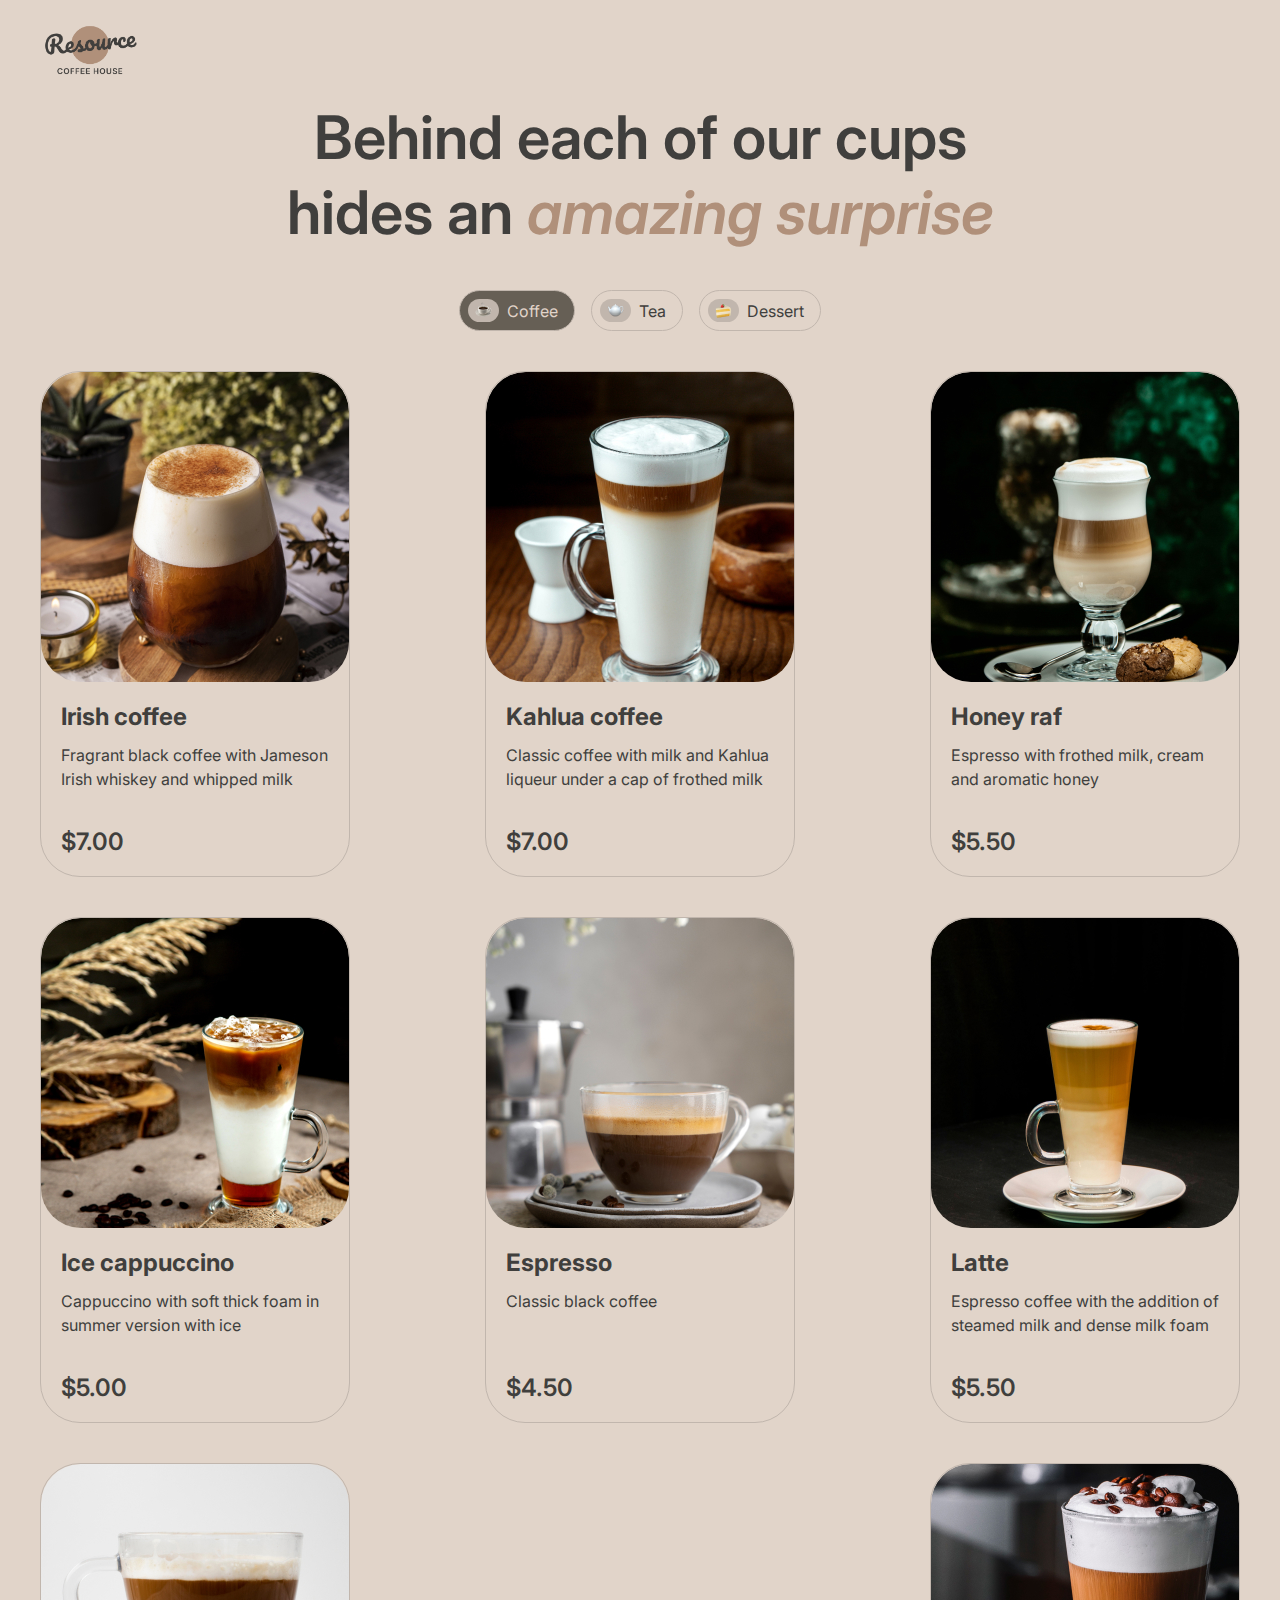
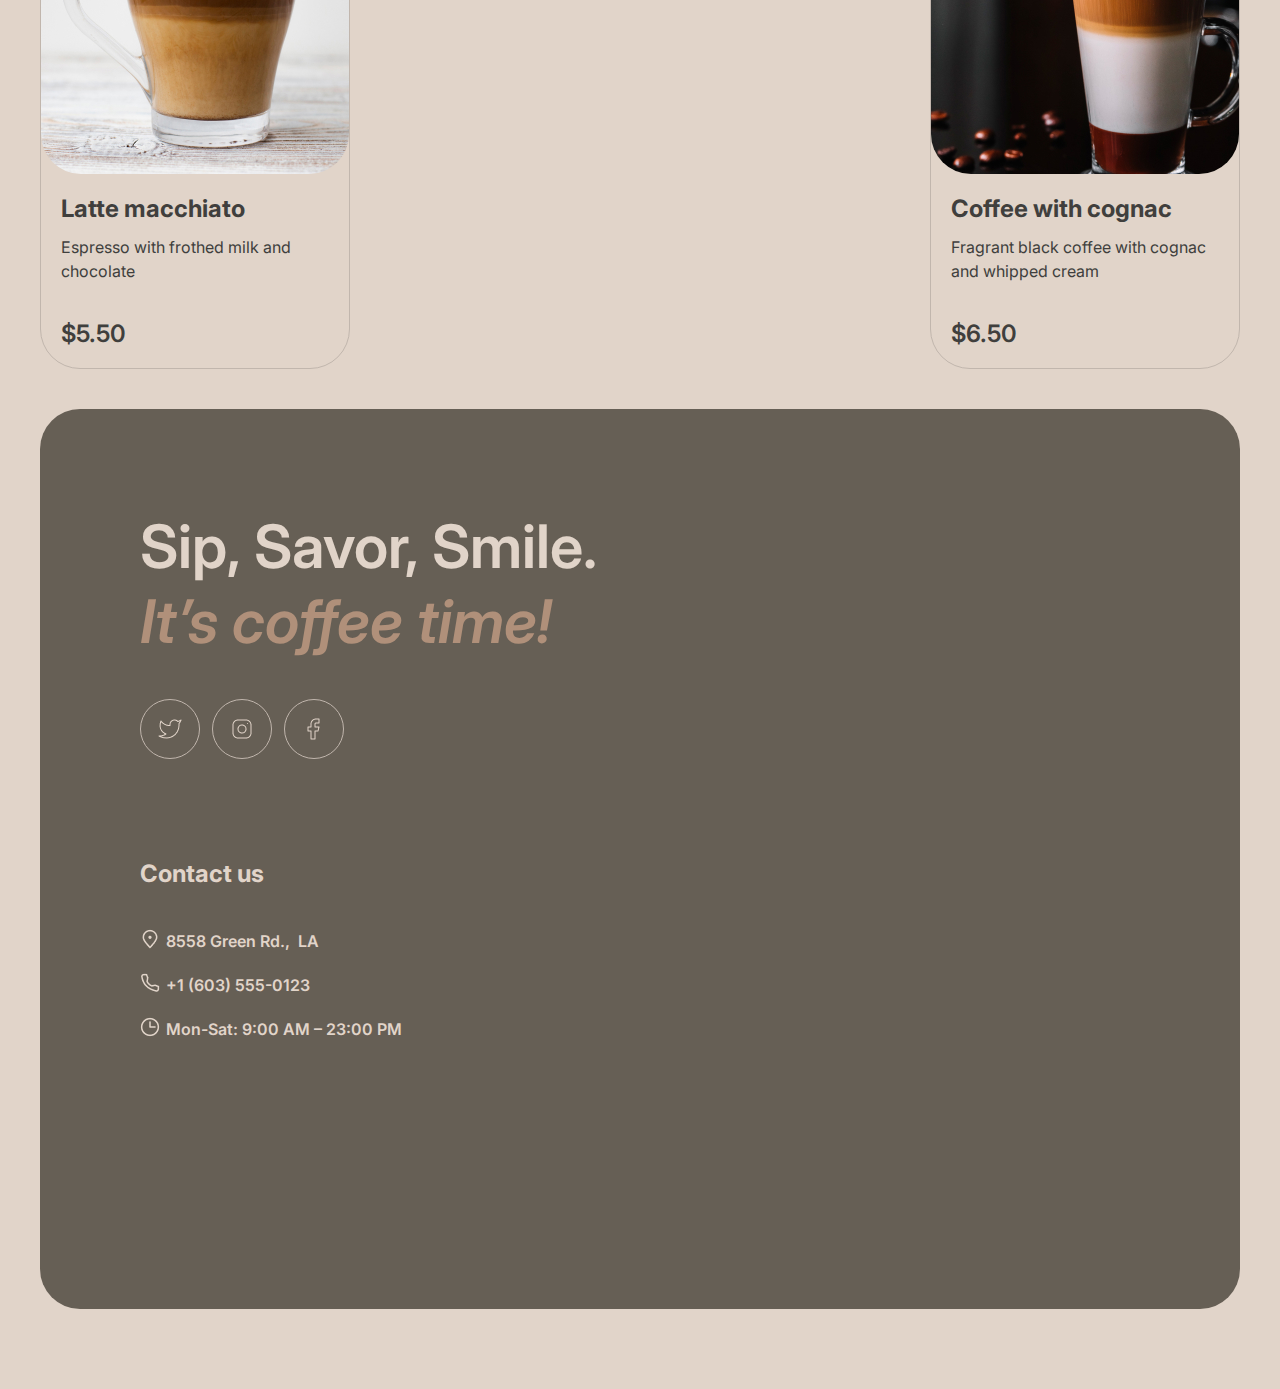
<file: menu.html>
<!DOCTYPE html>
<html lang="en">
  <head>
    <meta charset="UTF-8" />
    <meta name="viewport" content="width=device-width, initial-scale=1.0" />
    <title>Menu</title>
    <link rel="stylesheet" href="./styles.css" />
    <link rel="preconnect" href="https://fonts.googleapis.com" />
    <link rel="preconnect" href="https://fonts.gstatic.com" crossorigin />
    <link rel="icon" type="image/x-icon" href="/asset/favicon_io/favicon.ico" />
    <link
      href="https://fonts.googleapis.com/css2?family=Inter:wght@400;600&display=swap"
      rel="stylesheet"
    />
    <link rel="stylesheet" href="./styles.css" />
  </head>
  <body>
    <div class="container">
      <header class="header hide-nav" id="coffee">
        <div class="nav-menu">
          <div class="logo-container">
            <a href="./index.html#home" class="logo-img"
              ><img src="./assets/logo.png" alt="company logo"
            /></a>
          </div>
          <div class="text-content">
            <nav class="nav-bar">
              <ul>
                <li>
                  <a href="index.html#favorites-coffee">Favorite coffee</a>
                </li>
                <li><a href="index.html#about">About</a></li>
                <li><a href="index.html#mobile-app">Mobile app</a></li>
                <li><a href="#contact">Contact us</a></li>
              </ul>
            </nav>
            <span class="menu-click">
              <a href="./menu.html"
                >Menu
                <img src="./assets/coffee-cup.svg" alt="coffee cup icon" />
              </a>
            </span>
          </div>
        </div>
      </header>
      <main>
        <section class="coffee-menu">
          <div class="second-header">
            <h2>
              Behind each of our cups hides an <span>amazing surprise</span>
            </h2>
            <div class="tabs">
              <ul>
                <li class="tab-item active" id="coffee-menu">
                  <div>
                    <a href="#" onclick="showCoffeeMenu()"
                      ><img
                        src="./assets/coffee-icon.png"
                        alt="coffee icon"
                      /><span>coffee</span></a
                    >
                  </div>
                </li>
                <li class="tab-item" id="tea-menu">
                  <div>
                    <a href="#" onclick="showTeaMenu()"
                      ><img src="./assets/tea-icon.png" alt="tea icon" />tea</a
                    >
                  </div>
                </li>
                <li class="tab-item" id="dessert-menu">
                  <div>
                    <a href="#" onclick="showDessertMenu()"
                      ><img
                        src="./assets/dessert-icon.png"
                        alt="dessert icon"
                      />dessert</a
                    >
                  </div>
                </li>
              </ul>
            </div>
          </div>

          <div class="offer" id="coffee-offer"></div>
          <div class="offer" id="tea-offer"></div>
          <div class="offer" id="dessert-offer"></div>
          <button id="load-more-btn" class="load-btn">Load More</button>
          <div class="modal" id="myModal">
            <div class="modal-content">
              <div class="modal-cont">
                <div class="modal-img" id="modal-img"></div>
              </div>
              <div class="modal-container">
                <article class="item-description">
                  <h3></h3>
                  <p></p>
                </article>

                <article class="item-sizes" id="item-sizes">
                  <h4 class="size-heading">size</h4>
                  <div class="selected-size">
                    <a href="#" onclick="selectSize('S')"
                      ><span>S</span><span class="item-size">Small</span></a
                    >
                  </div>
                  <div class="selected-size">
                    <a href="#" onclick="selectSize('M')"
                      ><span>M</span><span class="item-size">Medium</span></a
                    >
                  </div>
                  <div class="selected-size">
                    <a href="#" onclick="selectSize('L')"
                      ><span>L</span><span class="item-size">Large</span></a
                    >
                  </div>
                </article>
                <article class="item-additives">
                  <h4>Additives</h4>

                  <div class="selected-additives">
                    <!-- <a href="#"
                    ><span class="numb">1</span><span class="additives"></span
                  ></a> -->
                    <a href="#" id="additive"
                      ><span class="numb">1</span><span class="additives"></span
                    ></a>
                    <a href="#" id="additive"
                      ><span class="numb">2</span><span class="additives"></span
                    ></a>
                    <a href="#" id="additive"
                      ><span class="numb">3</span><span class="additives"></span
                    ></a>
                  </div>
                </article>
                <article class="total"></article>

                <div class="cost"></div>

                <!-- <div class="modal-description">
                  <p>
                    The cost is not final. Download our mobile app to see the
                    final price and place your order. Earn loyalty points and
                    enjoy your favorite coffee with up to 20% discount.
                  </p>
                </div> -->
                <p class="modal-info">
                  <span
                    ><img src="./assets/info-empty.png" alt="info-empty"
                  /></span>
                  The cost is not final. Download our mobile app to see the
                  final price and place your order. Earn loyalty points and
                  enjoy your favorite coffee with up to 20% discount.
                </p>
                <button class="close" onclick="closeModal()">
                  &times;Close
                </button>
              </div>
            </div>
          </div>
        </section>
      </main>
      <footer id="contact">
        <article>
          <h2>Sip, Savor, Smile. <span>It’s coffee time!</span></h2>
          <div class="social-icons">
            <button type="button">
              <img src="./assets/twitter-icon.png" alt="twitter logo" />
              <img
                class="icon-hover"
                src="./assets/twitter-hover.png"
                alt="twitter logo"
              />
            </button>
            <button type="button">
              <img src="./assets/instagram-icon.png" alt="instagram logo" />
              <img
                class="icon-hover"
                src="./assets/instagram-hover.png"
                alt="instagram logo"
              />
            </button>
            <button type="button">
              <img src="./assets/facebook-icon.png" alt="facebook logo" />
              <img
                class="icon-hover"
                src="./assets/facebook-hover.png"
                alt="facebook logo"
              />
            </button>
          </div>
        </article>
        <div class="contact-info">
          <h3>Contact us</h3>
          <ul>
            <li>
              <a
                href="https://www.google.com/maps/place/Tbilisi/@41.7276044,44.641954,11z/data=!3m1!4b1!4m6!3m5!1s0x40440cd7e64f626b:0x61d084ede2576ea3!8m2!3d41.6938026!4d44.8015168!16zL20vMGJtNGo?entry=ttu"
                target="_blank"
              >
                <img src="./assets/pin-alt.png" alt="pin icon" /><span
                  class="last-word"
                  >8558 Green Rd., <span>LA</span></span
                >
              </a>
            </li>
            <li>
              <a href="tel:123-456-7890" target="_blank">
                <img src="./assets/phone-icon.png" alt="phone icon" /><span
                  >+1 (603) 555-0123</span
                >
              </a>
            </li>
            <li>
              <img src="./assets/clock-icon.png" alt="clock icon" /><span
                >Mon-Sat: 9:00 AM – 23:00 PM</span
              >
            </li>
          </ul>
        </div>
      </footer>
    </div>
    <script src="./menu.js"></script>
    <script src="./modal.js"></script>
  </body>
</html>
</file>
<file: styles.css>
html,
body {
  scroll-behavior: smooth !important;
}
* {
  box-sizing: border-box;
  margin: 0;
  padding: 0;
}

body {
  max-width: 1440px;
  min-height: 100vh;
  background-color: #e1d4c9;
  font-family: "Inter", sans-serif;
  margin: 0 auto;
}

.container {
  max-width: 1440px;
  width: 100vw;
  padding: 20px 0 40px 0;
  margin: 0 auto;
}
a {
  cursor: pointer;
  text-decoration: none;
}
.header,
section,
footer {
  max-width: 1360px;
  margin-left: 40px;
  margin-right: 40px;
}
.header img,
.header video {
  width: 100%;
  border-radius: 40px;
}

.logo-img {
  width: 100px;
  height: auto;
}

.burger-icon {
  display: none;
  width: 44px;
  height: 44px;
  border-radius: 100px;
  border: 1.5px solid #665f55;
  cursor: pointer;
  text-align: center;
  margin-left: auto;
  vertical-align: auto;
  padding-top: 8px;
}
.burger-icon span {
  display: block;
  width: 16px;
  width: 20px;
  height: 2px;
  background-color: #333;
  margin: 8px auto;
  transition: 0.4s;
}
.show-menu .burger-icon span:first-child {
  transform: rotate(45deg);
  transition: 0.4s;
}
.show-menu .burger-icon span:last-child {
  transform: rotate(-45deg);
  position: relative;
  top: -2px;
  transition: 0.4s;
  transition: transform 0.3s ease-in-out, top 0.3s ease-in-out;
}
.show-menu .burger-icon {
  padding-top: 18px;
}
.show-menu .burger-icon span {
  display: block;
  transform: rotate(45deg);
  width: 16px;
  height: 2px;
  margin: 8px auto;
  margin: auto;
}

.nav-menu,
.nav-menu ul {
  display: flex;
}
.nav-menu {
  margin-bottom: 20px;
  align-items: center;
}
.header-menu {
  width: 44px;
  border: 1px solid #665f55;
  padding: 8px;
  display: none;
}
.dropdown-menu {
  width: 16px;
  height: 8px;
  display: none;
}

.dropdown-border {
  width: 44px;
  height: 44px;
  border-radius: 100px;
  border: 1px solid #665f55;
  display: none;
}
.text-content {
  width: 100%;
  display: flex;
  justify-content: space-between;
}
.nav-bar {
  display: flex;
  width: 100%;
  justify-content: center;
  overflow: hidden;
}
.image-text {
  display: flex;
  align-items: center;
  border-radius: 40px;
  position: relative;
  overflow: hidden;
}

.image-text video {
  width: max-content;
  margin: 0 auto;
  min-width: 100%;
  height: 100%;
  overflow-y: hidden;
  background-color: #665f55;
}

.image-text img:hover,
.image-text video:hover {
  transform: scale(1.1);
}
.image-text article {
  position: absolute;
  width: 530px;
  display: flex;
  flex-direction: column;
  gap: 40px;
  top: 100px;
  left: 100px;
}
h1 {
  font-size: 72px;
  font-weight: 600;
  color: #e1d4c9;
  line-height: 75.6px;
}
h1 span,
h2 span {
  color: #b0907a;
  font-style: italic;
}
em {
  color: #b0907a;
  font-style: italic;
}
h1 ~ p {
  color: #e1d4c9;
  line-height: 24px;
}
.nav-menu ul {
  list-style: none;
  gap: 40px;
  display: flex;
  align-items: center;
  flex: 1;
  font-weight: 600;
  font-size: 16px;
  justify-content: center;
  line-height: 24px;
}
.nav-menu ul li:last-of-type {
  justify-items: flex-end;
}

.menu-click {
  display: flex;
  flex-direction: row;
  align-items: center;
}

.menu-click a {
  display: flex;
  flex-direction: row;
  gap: 4px;
  font-weight: 600;
}
.menu-click img {
  display: inline-block;
  width: 20px;
  height: 20px;
  align-self: baseline;
  vertical-align: top;
  border-radius: 0;
  font-weight: 600;
}
.nav-menu a {
  color: #403f3d;
}
.logo-img {
  justify-items: flex-start;
  display: inline-block;
  height: 60px;
  margin-right: 0;
}

.menu-btn {
  padding: 20px 78px 20px 78px;
  border-radius: 100px;
  border: 2px solid #e1d4c9;
  background-color: #e1d4c9;
  position: relative;
  width: 200px;
}

.menu-btn a {
  color: #403f3d;
  font-weight: 600;
  font-size: 16px;
}

.menu-btn a:hover::after {
  content: url("./assets/coffee-cup.png");
  margin-left: 100%;
  width: 55px;
  position: absolute;
  top: 50%;
  left: 5px;
  transform: translateY(-50%);
  transition: opacity 0.3s ease;
}
.menu-btn span:hover {
  text-align: center;
}

.menu-btn a:hover {
  position: relative;
  right: 15px;
}

.nav-menu li a::after {
  content: "";
  height: 6px;
  background: #403f3d;
  display: block;
  position: relative;
  bottom: -4px;
  left: 50%;
  transform: translateX(-50%);
  width: 0;
  transition: width 0.3s ease;
}

.nav-menu li a:hover::after {
  width: 100%;
}

.coffee-slider,
.coffee-slider article {
  display: flex;
  flex-direction: column;
  align-items: center;
}
.coffee-slider {
  height: 800px;
  position: relative;
  margin-top: 100px;
}
.coffee-slider article {
  transition: transform 0.5s ease-in-out;
}
.coffee-slider .arrow {
  display: flex;
  position: absolute;
  top: 405px;
  right: 5px;
  border: 1px solid #665f55;
  background-color: transparent;
  display: block;
  width: 60px;
  height: 60px;
  display: flex;
  align-items: center;
  justify-content: center;
  border-radius: 30px;
  cursor: pointer;
  text-align: center;
}
.coffee-slider .arrow .block {
  position: absolute;
  display: inline-block;
}
.coffee-slider .hover:hover {
  position: absolute;
}

.coffee-slider .arrow:hover {
  background-color: #403f3d;
  transition: 0.3s;
}

.coffee-slider .arrow .block:hover {
  visibility: hidden;
}

.coffee-slider .left {
  left: 5px;
}
.coffee-slider .left {
  transform: rotate(180deg);
}

.coffee-slider > article > img:first-of-type {
  margin-bottom: 20px;
}

.slider-line {
  transition: background-color 0.5s ease-in-out;
}

h2 {
  font-size: 60px;
  font-weight: 600;
  line-height: 75px;
  text-align: center;
  margin-bottom: 40px;
  color: #403f3d;
}

.coffee-slider > article > img {
  width: 480px;
  height: 480px;
}

h3 {
  font-size: 24px;
}
.coffee-slider article h3,
.coffee-slider article p:first-of-type {
  margin-bottom: 16px;
}
.coffee-slider p:first-of-type {
  width: 480px;
  line-height: 24px;
  text-align: center;
}

.coffee-slider p:last-of-type {
  font-size: 24px;
  font-weight: 600;
}

.slider-lines span {
  width: 40px;
  height: 4px;
  border-radius: 100px;
  background-color: #c1b6ad;
  margin-top: 40px;
}
.slider-lines {
  display: flex;
  gap: 12px;
}

.about-section h2 {
  text-align: left;
}

.about-section img {
  border-radius: 20px;
  width: 100%;
  height: 100%;
  object-fit: cover;
}

.about-section .collage {
  max-width: 1360px;
  display: grid;
  grid-template-columns: 1fr 1fr;
  grid-template-rows: 1fr 190px 1fr;
  column-gap: 40px;
}

.about-section .grid-item {
  width: 100%;
  border-radius: 20px;
}

.collage .one {
  grid-row: 1 / span 2;
  grid-column: 1 / span 1;
  height: 590px;
  margin-bottom: 40px;
}
.collage .two {
  grid-column: 2 / span 1;
  height: 430px;
  grid-row: 1 / span 1;
}

.collage .three {
  grid-row: auto;
  grid-column: 1 / span 1;
  height: 430px;
  margin-top: auto;
}
.collage .four {
  grid-row: 2 / span 2;
  grid-column: 2 / span 1;
  height: 590px;
  margin-top: auto;
}

.grid-item {
  overflow: hidden;
  position: relative;
}

.grid-item img {
  width: 100%;
  transition: transform 0.3s ease-in-out;
}

.grid-item:hover img {
  transform: scale(1.1);
}

section {
  margin-bottom: 100px;
}
.mobile-app {
  font-weight: 400;
  line-height: 24px;
  display: flex;
  gap: 100px;
  align-items: center;
}

.mobile-app div:first-child {
  display: flex;
  flex-direction: column;
  gap: 40px;
}

.mobile-app button {
  width: 200px;
  height: 64px;
  border-radius: 100px;
  border: 1px solid #665f55;
  padding: 12px 20px 12px 20px;
  display: inline-block;
  display: flex;
  cursor: pointer;
}

.mobile-app button .big-text {
  color: #403f3d;
  font-weight: 600;
  line-height: 24px;
  text-align: center;
  font-size: 16px;
}

.app-text {
  text-align: left;
}

.second-icon {
  width: 92px;
}

.mobile-app button .small-text {
  font-weight: 600;
  font-size: 10px;
  line-height: 14px;
  color: #403f3d;
  margin-right: auto;
}
.mobile-app h2 {
  text-align: left;
  margin-bottom: 0;
}
.mobile-app article img {
  width: 36px;
  height: 36px;
  margin-right: 6px;
}

.button-container {
  display: flex;
  gap: 20px;
}
.button-container button {
  display: flex;
  width: 200px;
  padding: 12px 20px;
  align-items: center;
  gap: 8px;
  background-color: transparent;
}

.app-button {
  display: flex;
  flex-direction: column;
  align-items: flex-start;
  gap: 2px;
}

.mobile-app button:hover span {
  color: #e1d4c9;
  transition: 0.3s;
}
.mobile-app button:hover {
  background-color: #403f3d;
  transition: 0.3s;
}

.icon-hover {
  position: absolute;
  display: none;
}

button:hover .icon-hover {
  display: inline-block;
}

footer {
  height: 450px;
  background-color: #665f55;
  border-radius: 40px;
  display: flex;
  align-items: center;
  gap: 100px;
  padding: 100px;
  margin-bottom: 40px;
}

footer h2 {
  color: #e1d4c9;
  text-align: left;
}
footer h2 span {
  display: block;
}

footer .social-icons {
  display: flex;
  gap: 12px;
}

footer .social-icons button {
  border: 1px solid #c1b6ad;
  background-color: transparent;
  border-radius: 30px;
  width: 60px;
  height: 60px;
  display: flex;
  align-items: center;
  justify-content: center;
}

footer .social-icons button:hover {
  background-color: #e1d4c9;
  transition: 0.3s;
}
.contact-info {
  color: #e1d4c9;
  font-weight: 600;
}
footer h3 {
  font-size: 24px;
  line-height: 30px;
  margin-bottom: 40px;
}

footer ul {
  display: flex;
  flex-direction: column;
  gap: 20px;
  width: 50%;
}
footer li {
  font-size: 16px;
  line-height: 24px;
  list-style: none;
  display: flex;
  align-items: flex-start;
  gap: 6px;
}

footer li a {
  display: flex;
  align-items: flex-start;
  gap: 6px;
  color: #e1d4c9;
  font-weight: 600;
}

footer li .last-word span {
  margin-left: 4px;
}

footer .contact-info,
footer article {
  width: 50%;
}

footer h2 span {
  margin-right: 3px;
}

/* MENU PAGE */

.second-header {
  display: flex;
  flex-direction: column;
  align-items: center;
  align-self: stretch;
  margin-bottom: 40px;
}

.second-header h2 {
  width: 800px;
}
.tabs ul {
  display: flex;
  gap: 16px;
}
.tab-item {
  display: flex;
  padding: 8px 16px 8px 8px;
  align-items: center;
  border-radius: 100px;
  color: #665f55;
  background-color: transparent;
  border: 1px solid #c1b6ad;
  text-transform: capitalize;
  width: fit-content;
}
.item-additives div,
.item-sizes {
  display: flex;
  display: flex;
  padding: 8px 16px 8px 8px;
  justify-content: center;
  align-items: center;
  gap: 8px;
  /* background-color: red; */
  border-radius: 100px;

  /* border: 1px solid var(--Border-Light, #c1b6ad); */
}
.item-additives div div {
  border: 1px solid var(--Border-Light, #c1b6ad);
}
.item-sizes div {
  display: flex;
  padding: 8px 16px 8px 8px;
  justify-content: center;
  align-items: center;
  gap: 8px;
  border-radius: 100px;
  border: 1px solid var(--Border-Light, #c1b6ad);
}
.item-sizes div a {
  color: #403f3d;
}

.item-sizes div:hover,
.item-additives div div:hover {
  background-color: #665f55;
}

.item-sizes div:hover a,
.item-additives div div:hover {
  color: #e1d4c9;
}
.item-sizes div a span:first-child {
  display: inline-block;
  width: 25px;
  height: 25px;
  text-align: center;
  border-radius: 100px;
  background-color: #c1b6ad;
  margin-right: 8px;
  color: #403f3d;
}
.item-additives div div::before {
  content: "1";
  height: 20px;
  width: 20px;
  border-radius: 50%;
  border: 2px solid currentColor;
  box-shadow: inset -2px -2px 0 rgba(255, 255, 255 0.3),
    inset 2px 2px 0 rgba(0, 0, 0, 0.3);
  text-align: center;
  background-color: #c1b6ad;
}

.item-additives div div:hover::before {
  color: #403f3d;
}
.item-additives div div:nth-child(2)::before {
  content: "2";
}
.item-additives div div:nth-child(3)::before {
  content: "3";
}

.modal-content article {
  display: flex;
  flex: 1 0 0;
  position: relative;
  left: 0;
}
.modal-container,
.modal-container article:first-child {
  display: flex;
  flex-direction: column;
}
.modal-container {
  position: absolute;
  left: 35%;
  display: flex;
  padding-left: 20px;
  flex-direction: column;
  align-items: flex-start;
  gap: 20px;
  flex: 1 0 0;
  padding: 10px;
}

.modal-cont {
  height: 500px;
  border-radius: 40px;
}

.modal-img {
  width: 310px;
  height: 310px;
  overflow: hidden;
  border-radius: 40px;
  background-repeat: no-repeat;
}
.modal-img img {
  border-radius: 40px;
}
.total {
  position: relative;
}
.total,
.cost {
  display: inline-flex;
  font-size: 24px;
}
.cost {
  position: relative;
  bottom: 50px;
  left: -20px;
  margin-left: auto;
}
.modal-info {
  line-height: 14px;
}
.modal-info span {
  position: relative;
  top: 3px;
}
.item-additives {
  display: flex;
  flex-direction: column;
}
.selected-additives {
  position: relative;
  padding-left: 18px;
}
.tab-item a {
  display: flex;
  justify-content: center;
  align-items: center;
  gap: 8px;
  color: #403f3d;
}

.tab-item button {
  background-color: transparent;
  border: none;
  font-size: 16px;
  font-weight: 600;
  color: #403f3d;
  text-transform: capitalize;
}
.tab-item img {
  padding: 3px 7px;
  background-color: #c1b6ad;
  border-radius: 100px;
}

.active,
.tab-item:hover {
  background-color: #665f55;
  transition: 0.3s;
}
.tab-item:hover a,
.active a {
  color: #e1d4c9;
  transition: 0.3s;
}

.tab-item:hover img,
.active img {
  background-color: #e1d4c9;
  transition: 0.3s;
}

.offer {
  display: grid;
  grid-template-columns: repeat(4, 1fr);
  grid-gap: 40px;
}
.offer {
  display: flex;
  flex-wrap: wrap;
}
button {
  cursor: pointer;
}

main {
  position: relative;
}
.load-btn {
  position: absolute;
  bottom: -50px;
  left: 45%;
  display: flex;
  padding: 8px 15px;
  border-radius: 10px;
  background-color: #b0907a;
  color: aliceblue;
  display: none;
}
#coffee-offer {
  display: flex;
  flex-wrap: wrap;
  justify-content: space-between;
  align-items: center;
}

.menu-items {
  display: flex;
  flex-direction: column;
  width: 310px;
  height: 506px;
  flex-shrink: 0;
  border-radius: 40px;
  border: 1px solid #c1b6ad;
  overflow: hidden;
}

.product-card {
  /* Your product card styles go here */
  cursor: pointer;
}

.modal {
  display: none;
  position: fixed;
  z-index: 1;
  left: 0;
  top: 0;
  width: 100%;
  height: 100%;
  overflow: auto;
  background-color: rgba(0, 0, 0, 0.7);
  /* display: flex; */
  padding: 16px;
  flex-direction: column;
  justify-content: center;
  align-items: flex-start;
}

.modal-content {
  position: relative;
  background-color: #e1d4c9;
  margin: 15% auto;
  border: 1px solid #888;
  width: 70%;
  height: auto;
  /* height: 500px; */
  border-radius: 40px;

  display: flex;
  padding: 20px;
  flex-direction: column;
  align-items: flex-start;
  gap: 20px;
  flex: 1 0 0;
  font-size: 16px;
  color: #403f3d;
}

.close {
  width: 100%;
  font-size: 20px;
  cursor: pointer;
  border-radius: 100px;
  border: 1px solid var(--Border-Dark, #665f55);
  background-color: transparent;
  display: flex;
  padding: 10px 78px;
  justify-content: center;
  align-items: center;
  gap: 8px;
  align-self: stretch;
}

.close:hover {
  background-color: #665f55;
  color: #e1d4c9;
}
.selected-sizes {
  background-color: #665f55;
}
.modal-info {
  font-size: 10px;
  width: 95%;
  border-top: 1px solid #c1b6ad;
  padding-top: 5px;
}
.modal-info,
.close {
  position: relative;
  top: -50px;
}
.item-description h3 {
  font-size: 24px;
  color: #403f3d;
}

.small-icon {
  width: 20px;
  height: 20px;
}

.layout:hover {
  width: 100%;
  transform: scale(1.05);
}
.layout {
  height: 310px;
  flex-shrink: 0;
  border-radius: 40px;
  background-repeat: no-repeat;
  background-size: cover;
  transition: transform 0.3s ease-in-out;
  overflow: hidden;
}

.irish-coffee {
  background-image: url("./assets/coffee-menu-1.jpeg");
}
.kahlua-coffee {
  background-image: url("./assets/coffee-menu-2.jpeg");
}

.honey-raf {
  background-image: url("./assets/coffee-menu-3.jpeg");
}
.ice-cappuccino {
  background-image: url("./assets/coffee-menu-4.jpeg");
}
.espresso {
  background-image: url("./assets/coffee-menu-5.jpeg");
}
.latte {
  background-image: url("./assets/coffee-menu-6.jpeg");
}
.latte-macchiato {
  background-image: url("./assets/coffee-menu-7.jpeg");
}
.coffee-cognac {
  background-image: url("./assets/coffee-menu-8.jpeg");
}
.moroccan {
  background-image: url("./assets/tea-1.png");
}
.ginger {
  background-image: url("./assets/tea-2.png");
}
.cranberry {
  background-image: url("./assets/tea-3.png");
}
.sea-buckthorn {
  background-image: url("./assets/tea-4.png");
}

.marble-cheesecake {
  background-image: url("./assets/dessert-1.png");
}
.red-velvet {
  background-image: url("./assets/dessert-2.png");
}
.cheesecakes {
  background-image: url("./assets/dessert-3.png");
}
.creme-brulee {
  background-image: url("./assets/dessert-4.png");
}
.pancakes {
  background-image: url("./assets/dessert-5.png");
}
.honey-cake {
  background-image: url("./assets/dessert-6.png");
}
.chocolate-cake {
  background-image: url("./assets/dessert-7.png");
}
.black-forest {
  background-image: url("./assets/dessert-8.png");
}

.text-container {
  display: flex;
  padding: 20px;
  flex-direction: column;
  justify-content: space-between;
  align-items: flex-start;
  flex: 1 0 0;
  align-self: stretch;
}

.title {
  display: flex;
  flex-direction: column;
  justify-content: center;
  align-items: flex-start;
  gap: 12px;
  align-self: stretch;
}

.text-container span {
  display: block;
}

.title,
.text-container span {
  color: #403f3d;
  font-size: 24px;
  font-weight: 600;
}
.title p {
  align-self: stretch;
  color: #403f3d;
  font-size: 16px;
  font-weight: 400;
  line-height: 24px;
}

.item-sizes .active {
  background-color: yellow;
}

@media screen and (max-width: 1400px) {
  body {
    max-width: 100vw;
    margin: 0 auto;
    overflow-x: hidden;
  }
  .burger-icon {
    display: block;
  }

  .hide-nav .logo-container {
    display: flex;
    justify-content: space-between;
    width: 100%;
    align-items: center;
  }

  .hide-nav .nav-menu {
    display: flex;
  }

  .hide-nav .text-content {
    display: none;
  }

  .hide-nav .text-content a {
    cursor: pointer;
  }
  .hide-nav .text-content .nav-bar ul li,
  .hide-nav .menu-click {
    font-size: 32px;
  }
  .hide-nav .menu-click img {
    width: 40px;
    height: 40px;
  }
  .hide-nav .menu-click a {
    gap: 16px;
    align-items: flex-start;
  }
  .menu-click {
    justify-content: center;
  }
  .header-menu {
    max-width: 44px;
    height: 44px;
    display: block;
  }
  .dropdown-menu {
    display: block;
    text-align: center;
  }
  .dropdown-border {
    border-radius: 100px;
    display: flex;
    align-items: center;
  }
  .nav-menu li a::after {
    display: none;
  }
  ul li {
    text-decoration: none;
  }

  .image-text img,
  .image-text video {
    max-width: 100%;
    max-height: 644px;
    object-fit: cover;
    transition: none;
  }

  .image-text img:hover {
    transform: scale(1);
  }
  .enjoy {
    max-width: 530px;
    justify-content: center;
    align-items: flex-start;
    height: max-content;
  }

  .enjoy h1 {
    font-size: 72px;
  }
  .about-section .collage {
    grid-template-columns: 0;
    display: flex;
    flex-direction: column;
    justify-content: center;
    align-items: center;
  }

  .coffee-slider .arrow,
  .button-container,
  .social-icons {
    pointer-events: none;
  }

  .coffee-slider > article > img,
  .coffee-slider p {
    width: auto;
  }

  .menu-btn a:hover::after {
    content: none;
  }
  .menu-btn a:hover {
    position: static;
    cursor: default;
  }
  .menu-btn span::after {
    content: " ";
    background-image: url("./assets/coffee-icon-small.svg");
    width: 20px;
    height: 20px;
    position: absolute;
    top: 30%;
    right: 50px;
  }

  .two,
  .three {
    display: none;
  }
  .collage img {
    max-width: 688px;
  }
  .collage .grid-item {
    max-width: 688px;
  }
  #slider-coffee article p {
    width: auto;
    max-width: 100%;
  }

  #slider-coffee {
    max-width: 100vw;
  }

  .mobile-app {
    flex-direction: column;
  }

  footer {
    height: 100vh;
    flex-direction: column;
    gap: 100px;
  }

  footer article,
  footer .contact-info {
    width: 100%;
    justify-content: center;
  }

  .layout:hover {
    transform: none;
  }
  a {
    cursor: default;
  }
  .tab-item:hover,
  tab-item:hover img {
    background-color: initial;
  }
  .tab-item:hover a {
    color: initial;
  }
  .tab-item:hover img,
  .active img {
    background-color: #c1b6ad;
  }

  .grid-item img {
    transition: none;
  }
  .collage .grid-item:hover img {
    transform: scale(1);
  }

  .show-menu {
    height: 100vh;
  }

  .show-menu .logo-container {
    display: flex;
    justify-content: space-between;
    width: 100%;
    align-items: center;
  }

  .header-menu:visited .text-content {
    display: none;
  }

  .show-menu {
    display: flex;
    flex-direction: column;
  }

  .show-menu .text-content {
    flex-direction: column;
    align-items: center;
    padding: 60px 40px;
    gap: 100px;
  }
  .text-content .show-menu ul li,
  .menu-click {
    font-size: 32px;
  }
  .show-menu .menu-click img {
    width: 40px;
    height: 40px;
  }
  .show-menu .menu-click a {
    gap: 16px;
    align-items: flex-start;
  }

  .show-menu ul {
    flex-direction: column;
  }
  .show-menu .nav-bar,
  .show-menu .nav-bar ul {
    display: flex;
    flex-direction: column;
    align-items: center;
    gap: 60px;
    align-self: stretch;
  }
  .show-menu .nav-bar {
    margin-bottom: 100px;
  }
  .show-menu .header-menu {
    width: 44px;
    height: 44px;
    display: block;
  }
  .show-menu li a::after {
    display: none;
  }
  ul li {
    text-decoration: none;
  }
  .header,
  .coffee-slider,
  .about-section,
  .mobile-app,
  footer {
    width: auto;
  }
  .coffee-menu {
    margin: 0 40px;
  }
  footer {
    margin-top: 40px;
  }
}
@media screen and (max-width: 768px) {
  body {
    width: auto;
    max-width: 100vw;
  }
  .image-text img {
    width: auto;
    min-height: 552px;
    max-height: auto;
    object-fit: cover;
    border-radius: 40px;
  }
  .enjoy h1 {
    font-size: 42px;
    line-height: 48.3px;
  }
  h2 {
    font-size: 32px;
    line-height: 40px;
  }

  .image-text article {
    left: 0;
    top: auto;
    margin: 1em;
    width: auto;
    min-height: 430px;
    /* padding: 60px 16px; */
  }
  .coffee-slider h2 {
    text-align: center;
    width: 75%;
  }
  .enjoy {
    left: 0;
    min-height: 432px;
    display: flex;
    justify-content: center;
    align-items: flex-start;
    gap: 40px;
    align-self: stretch;
  }

  .coffee-slider .arrow {
    display: none;
  }
  .about-section .collage {
    grid-template-columns: 0;
    display: flex;
    flex-direction: column;
    justify-content: center;
    align-items: center;
  }
  .two,
  .three {
    display: none;
  }
  .collage {
    display: flex;
    max-width: 1360px;
    flex-direction: column;
    align-items: center;
    gap: 40px;
    align-self: stretch;
  }
  .collage img {
    max-width: 726px;
    max-height: 726px;
    flex-shrink: 1;
  }
  .collage .grid-item {
    align-self: stretch;
    display: flex;
    flex-direction: column;
    align-items: flex-start;
    gap: 40px;
    align-self: stretch;
    width: auto;
  }

  .mobile-app {
    flex-direction: column;
  }
  .mobile-app .button-container {
    flex-direction: column;
  }

  footer {
    height: 100vh;
    flex-direction: column;
    padding: 60px 16px;
    width: 100%;
  }

  footer article,
  footer .contact-info {
    width: 100%;
    justify-content: center;
  }
  footer article h2 span {
    display: inline-block;
  }

  footer,
  section,
  .header {
    /* margin-left: 16px; */
    /* margin-right: 16px; */
    width: auto;
  }
  footer article {
    gap: 40px;
  }
  .phone-img img {
    max-width: 350px;
  }

  .collage .one {
    margin-bottom: 40px;
    flex-shrink: 1;
  }
  .collage .two,
  .collage .three {
    display: none;
  }

  .coffee-menu {
    margin: 0 16px;
  }

  .coffee-menu h2 {
    width: 100%;
  }

  .offer {
    grid-template-columns: 1fr;
    max-width: 1360px;
    align-self: stretch;
  }
  .offer {
    grid-template-columns: repeat(2, 1fr);
    grid-template-rows: auto;
    gap: 40px;
    justify-items: center;
    align-items: center;
    margin-bottom: 100px;
  }
  .menu-items:nth-child(5),
  .menu-items:nth-child(6),
  .menu-items:nth-child(7),
  .menu-items:nth-child(8) {
    display: none;
  }
  .load-btn {
    display: block;
  }
  .hidden-btn {
    display: none;
  }
}
</file>
